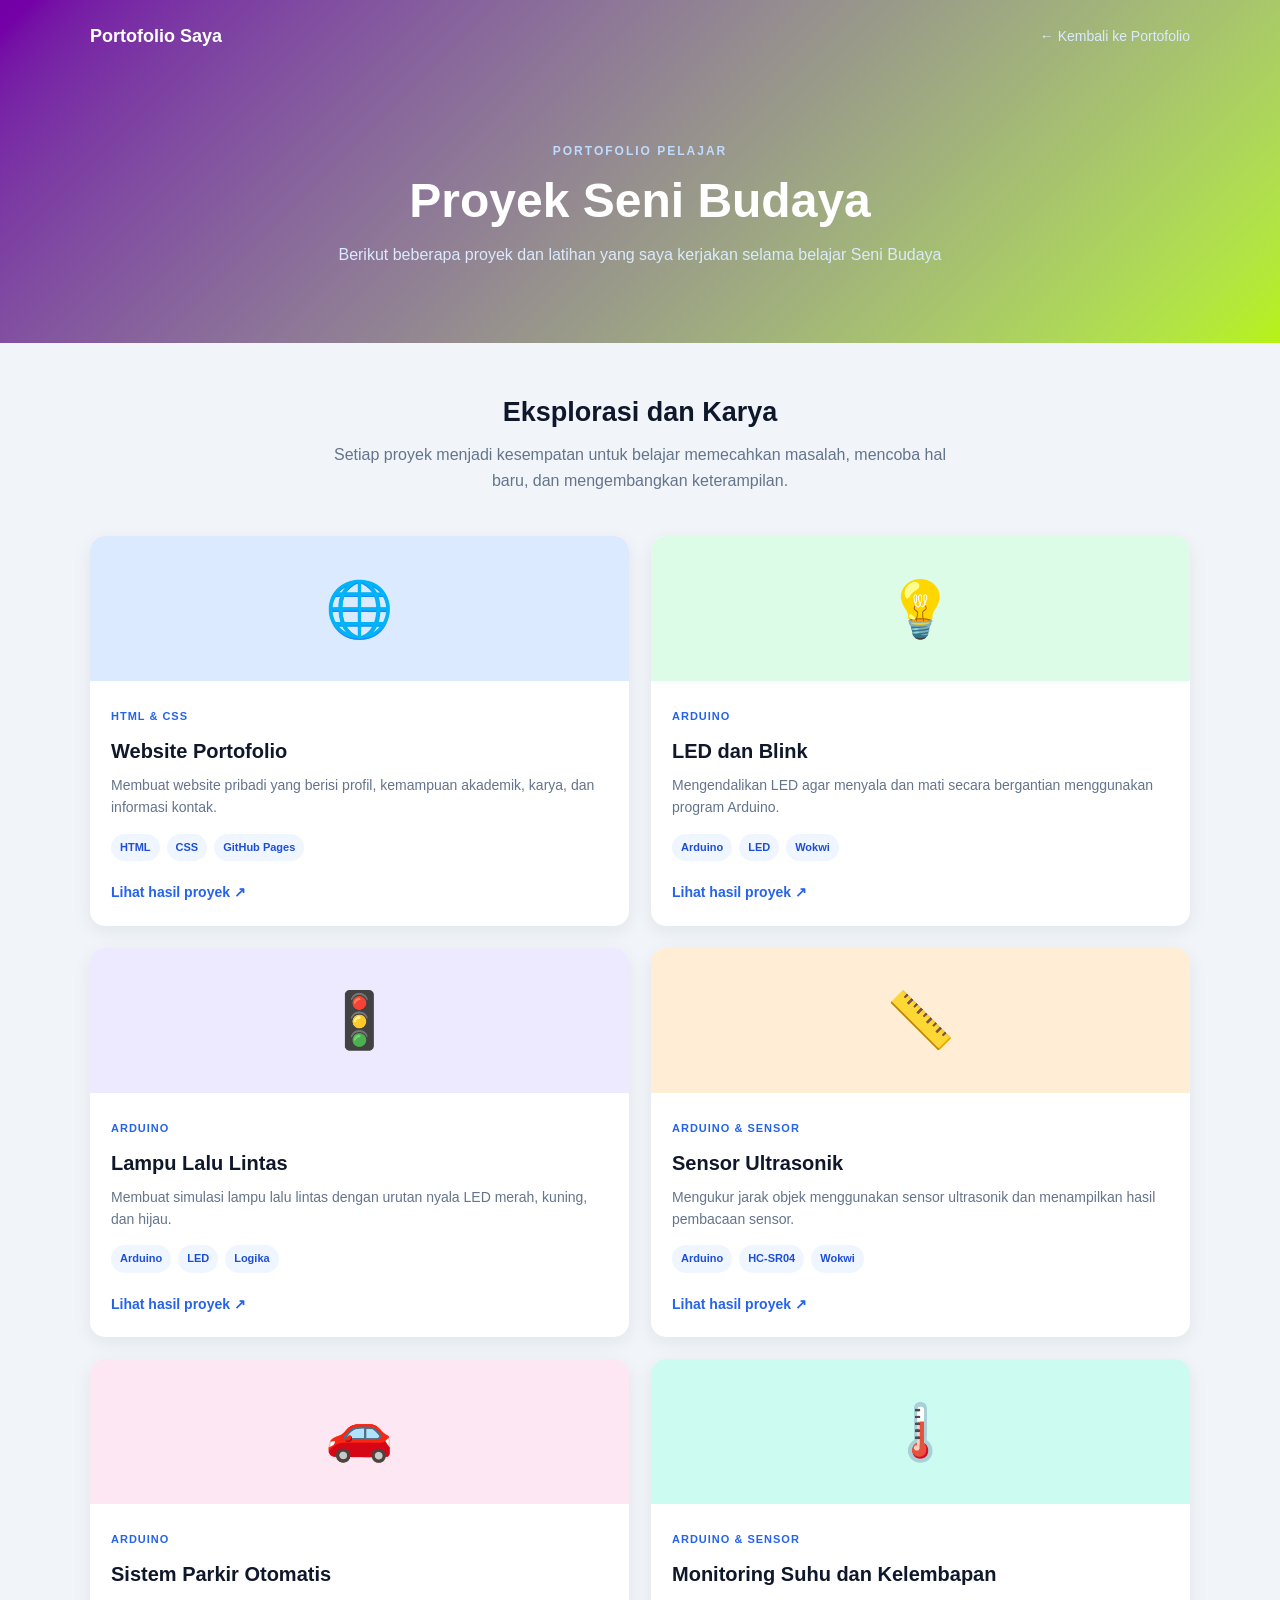
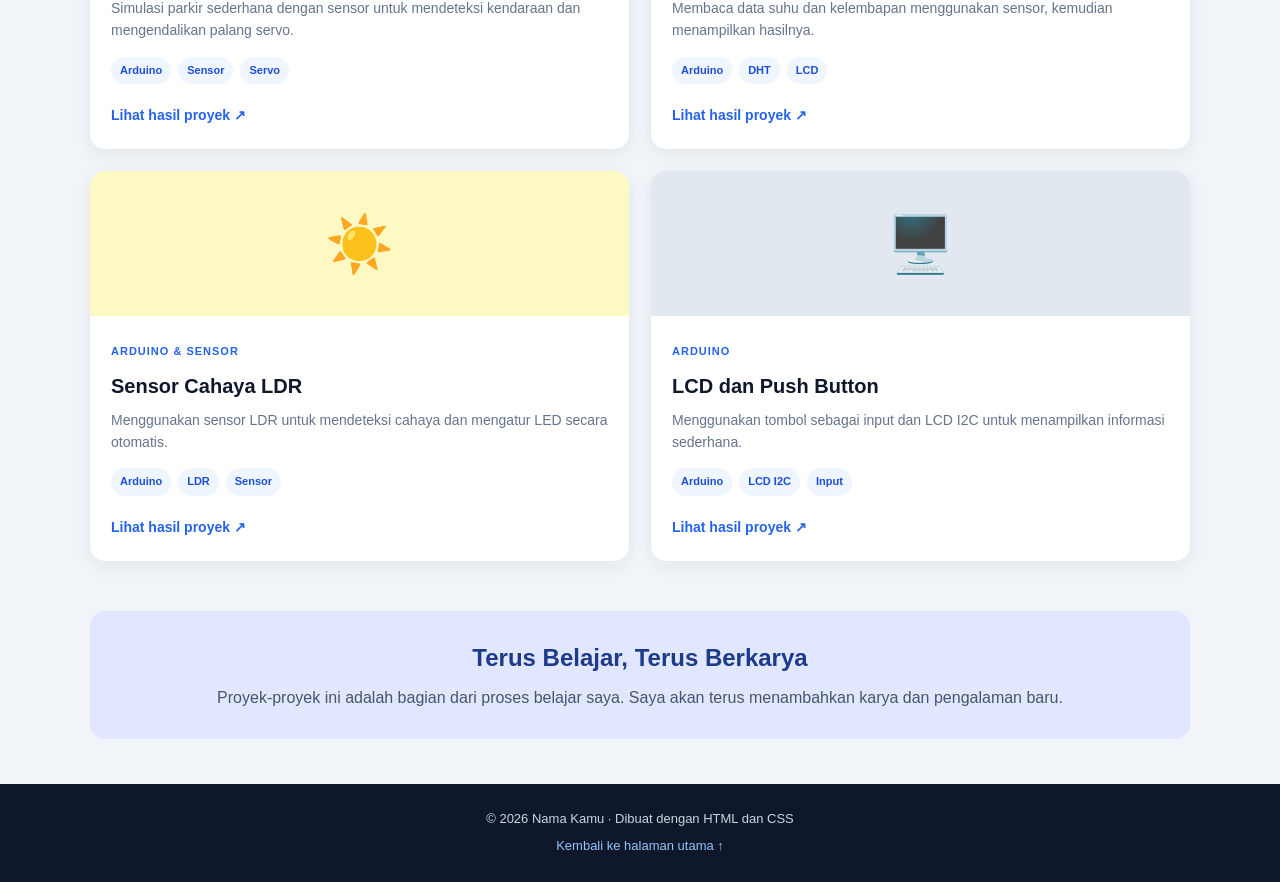
<file: projek1.html>
<!DOCTYPE html>
<html lang="id">
<head>
  <meta charset="UTF-8">
  <meta name="viewport" content="width=device-width, initial-scale=1.0">
  <meta name="description" content="Kumpulan proyek Informatika saya.">
  <title>Proyek Informatika Saya</title>
  <link rel="stylesheet" href="projek1.css">
</head>
<body>
  <header class="site-header">
    <nav class="navbar">
      <a class="brand" href="index.html">Portofolio Saya</a>
      <a class="back-link" href="index.html">← Kembali ke Portofolio</a>
    </nav>
    <div class="hero">
      <span class="eyebrow">PORTOFOLIO PELAJAR</span>
      <h1>Proyek Seni Budaya</h1>
      <p>Berikut beberapa proyek dan latihan yang saya kerjakan selama belajar Seni Budaya </p>
    </div>
  </header>

  <main class="container">
    <section class="intro">
      <h2>Eksplorasi dan Karya</h2>
      <p>Setiap proyek menjadi kesempatan untuk belajar memecahkan masalah, mencoba hal baru, dan mengembangkan keterampilan.</p>
    </section>

    <section class="project-grid" aria-label="Daftar proyek Informatika">
      <article class="project-card">
        <div class="project-visual visual-blue"><span>🌐</span></div>
        <div class="project-content">
          <span class="category">HTML &amp; CSS</span><h3>Website Portofolio</h3>
          <p>Membuat website pribadi yang berisi profil, kemampuan akademik, karya, dan informasi kontak.</p>
          <div class="tags"><span>HTML</span><span>CSS</span><span>GitHub Pages</span></div>
          <a class="project-link" href="#">Lihat hasil proyek ↗</a>
        </div>
      </article>

      <article class="project-card">
        <div class="project-visual visual-green"><span>💡</span></div>
        <div class="project-content">
          <span class="category">Arduino</span><h3>LED dan Blink</h3>
          <p>Mengendalikan LED agar menyala dan mati secara bergantian menggunakan program Arduino.</p>
          <div class="tags"><span>Arduino</span><span>LED</span><span>Wokwi</span></div>
          <a class="project-link" href="#">Lihat hasil proyek ↗</a>
        </div>
      </article>

      <article class="project-card">
        <div class="project-visual visual-purple"><span>🚦</span></div>
        <div class="project-content">
          <span class="category">Arduino</span><h3>Lampu Lalu Lintas</h3>
          <p>Membuat simulasi lampu lalu lintas dengan urutan nyala LED merah, kuning, dan hijau.</p>
          <div class="tags"><span>Arduino</span><span>LED</span><span>Logika</span></div>
          <a class="project-link" href="#">Lihat hasil proyek ↗</a>
        </div>
      </article>

      <article class="project-card">
        <div class="project-visual visual-orange"><span>📏</span></div>
        <div class="project-content">
          <span class="category">Arduino &amp; Sensor</span><h3>Sensor Ultrasonik</h3>
          <p>Mengukur jarak objek menggunakan sensor ultrasonik dan menampilkan hasil pembacaan sensor.</p>
          <div class="tags"><span>Arduino</span><span>HC-SR04</span><span>Wokwi</span></div>
          <a class="project-link" href="#">Lihat hasil proyek ↗</a>
        </div>
      </article>

      <article class="project-card">
        <div class="project-visual visual-pink"><span>🚗</span></div>
        <div class="project-content">
          <span class="category">Arduino</span><h3>Sistem Parkir Otomatis</h3>
          <p>Simulasi parkir sederhana dengan sensor untuk mendeteksi kendaraan dan mengendalikan palang servo.</p>
          <div class="tags"><span>Arduino</span><span>Sensor</span><span>Servo</span></div>
          <a class="project-link" href="#">Lihat hasil proyek ↗</a>
        </div>
      </article>

      <article class="project-card">
        <div class="project-visual visual-teal"><span>🌡️</span></div>
        <div class="project-content">
          <span class="category">Arduino &amp; Sensor</span><h3>Monitoring Suhu dan Kelembapan</h3>
          <p>Membaca data suhu dan kelembapan menggunakan sensor, kemudian menampilkan hasilnya.</p>
          <div class="tags"><span>Arduino</span><span>DHT</span><span>LCD</span></div>
          <a class="project-link" href="#">Lihat hasil proyek ↗</a>
        </div>
      </article>

      <article class="project-card">
        <div class="project-visual visual-yellow"><span>☀️</span></div>
        <div class="project-content">
          <span class="category">Arduino &amp; Sensor</span><h3>Sensor Cahaya LDR</h3>
          <p>Menggunakan sensor LDR untuk mendeteksi cahaya dan mengatur LED secara otomatis.</p>
          <div class="tags"><span>Arduino</span><span>LDR</span><span>Sensor</span></div>
          <a class="project-link" href="#">Lihat hasil proyek ↗</a>
        </div>
      </article>

      <article class="project-card">
        <div class="project-visual visual-slate"><span>🖥️</span></div>
        <div class="project-content">
          <span class="category">Arduino</span><h3>LCD dan Push Button</h3>
          <p>Menggunakan tombol sebagai input dan LCD I2C untuk menampilkan informasi sederhana.</p>
          <div class="tags"><span>Arduino</span><span>LCD I2C</span><span>Input</span></div>
          <a class="project-link" href="#">Lihat hasil proyek ↗</a>
        </div>
      </article>
    </section>

    <section class="note">
      <h2>Terus Belajar, Terus Berkarya</h2>
      <p>Proyek-proyek ini adalah bagian dari proses belajar saya. Saya akan terus menambahkan karya dan pengalaman baru.</p>
    </section>
  </main>

  <footer class="footer">
    <p>© 2026 Nama Kamu · Dibuat dengan HTML dan CSS</p>
    <a href="index.html">Kembali ke halaman utama ↑</a>
  </footer>
</body>
</html>
</file>
<file: projek1.css>
/* CSS EKSTERNAL - HALAMAN PROYEK INFORMATIKA */
* { box-sizing: border-box; }
html { scroll-behavior: smooth; }
body {
  margin: 0; font-family: Arial, Helvetica, sans-serif;
  background: #f1f5f9; color: #1e293b; line-height: 1.6;
}
.site-header { background: linear-gradient(135deg, lab(28.53% 62.23 -62.16), lch(89.21% 92.09 114.96)); color: white; padding: 0 7%; }
.navbar {
  max-width: 1100px; margin: auto; min-height: 72px;
  display: flex; justify-content: space-between; align-items: center; gap: 20px;
}
.brand { color: white; text-decoration: none; font-weight: bold; font-size: 18px; }
.back-link { color: #dbeafe; text-decoration: none; font-size: 14px; }
.back-link:hover, .footer a:hover { text-decoration: underline; }
.hero { max-width: 850px; margin: auto; text-align: center; padding: 65px 15px 75px; }
.eyebrow { display: inline-block; color: #bfdbfe; font-size: 12px; font-weight: bold; letter-spacing: 2px; margin-bottom: 12px; }
.hero h1 { margin: 0 0 14px; font-size: clamp(32px, 5vw, 48px); line-height: 1.15; }
.hero p { max-width: 650px; margin: auto; color: #dbeafe; font-size: 16px; }
.container { width: min(1100px, 90%); margin: 0 auto; }
.intro { text-align: center; padding: 48px 10px 28px; }
.intro h2 { margin: 0 0 8px; color: #0f172a; font-size: 27px; }
.intro p { max-width: 650px; margin: auto; color: #64748b; }
.project-grid { display: grid; grid-template-columns: repeat(2, minmax(0, 1fr)); gap: 22px; padding: 15px 0 45px; }
.project-card {
  background: white; border-radius: 15px; overflow: hidden;
  box-shadow: 0 5px 18px rgba(15, 23, 42, .07);
  transition: transform .2s ease, box-shadow .2s ease;
}
.project-card:hover { transform: translateY(-5px); box-shadow: 0 12px 25px rgba(15, 23, 42, .12); }
.project-visual { min-height: 145px; display: flex; justify-content: center; align-items: center; }
.project-visual span { font-size: 55px; }
.visual-blue { background: #dbeafe; }
.visual-green { background: #dcfce7; }
.visual-purple { background: #ede9fe; }
.visual-orange { background: #ffedd5; }
.visual-pink { background: #fce7f3; }
.visual-teal { background: #ccfbf1; }
.visual-yellow { background: #fef9c3; }
.visual-slate { background: #e2e8f0; }
.project-content { padding: 21px; }
.category { color: #2563eb; font-size: 11px; font-weight: bold; letter-spacing: 1px; text-transform: uppercase; }
.project-content h3 { margin: 7px 0; color: #0f172a; font-size: 20px; }
.project-content p { color: #64748b; font-size: 14px; margin: 0 0 15px; }
.tags { display: flex; flex-wrap: wrap; gap: 7px; margin-bottom: 18px; }
.tags span { background: #eff6ff; color: #1d4ed8; padding: 5px 9px; border-radius: 20px; font-size: 11px; font-weight: bold; }
.project-link { display: inline-block; color: #2563eb; font-size: 14px; font-weight: bold; text-decoration: none; }
.project-link:hover { color: #1e40af; text-decoration: underline; }
.note { background: #e0e7ff; border-radius: 15px; padding: 28px; text-align: center; margin: 5px 0 45px; }
.note h2 { margin: 0 0 8px; color: #1e3a8a; }
.note p { color: #475569; margin: 0; }
.footer { background: #0f172a; color: #cbd5e1; text-align: center; padding: 25px 15px; font-size: 13px; }
.footer p { margin: 0 0 7px; }
.footer a { color: #93c5fd; text-decoration: none; }

@media (max-width: 650px) {
  .site-header { padding: 0 5%; }
  .navbar { min-height: 65px; }
  .brand { font-size: 15px; }
  .back-link { font-size: 12px; }
  .hero { padding: 48px 5px 55px; }
  .hero p { font-size: 14px; }
  .container { width: 92%; }
  .project-grid { grid-template-columns: 1fr; gap: 17px; }
  .project-visual { min-height: 125px; }
  .intro { padding-top: 35px; }
}
</file>
